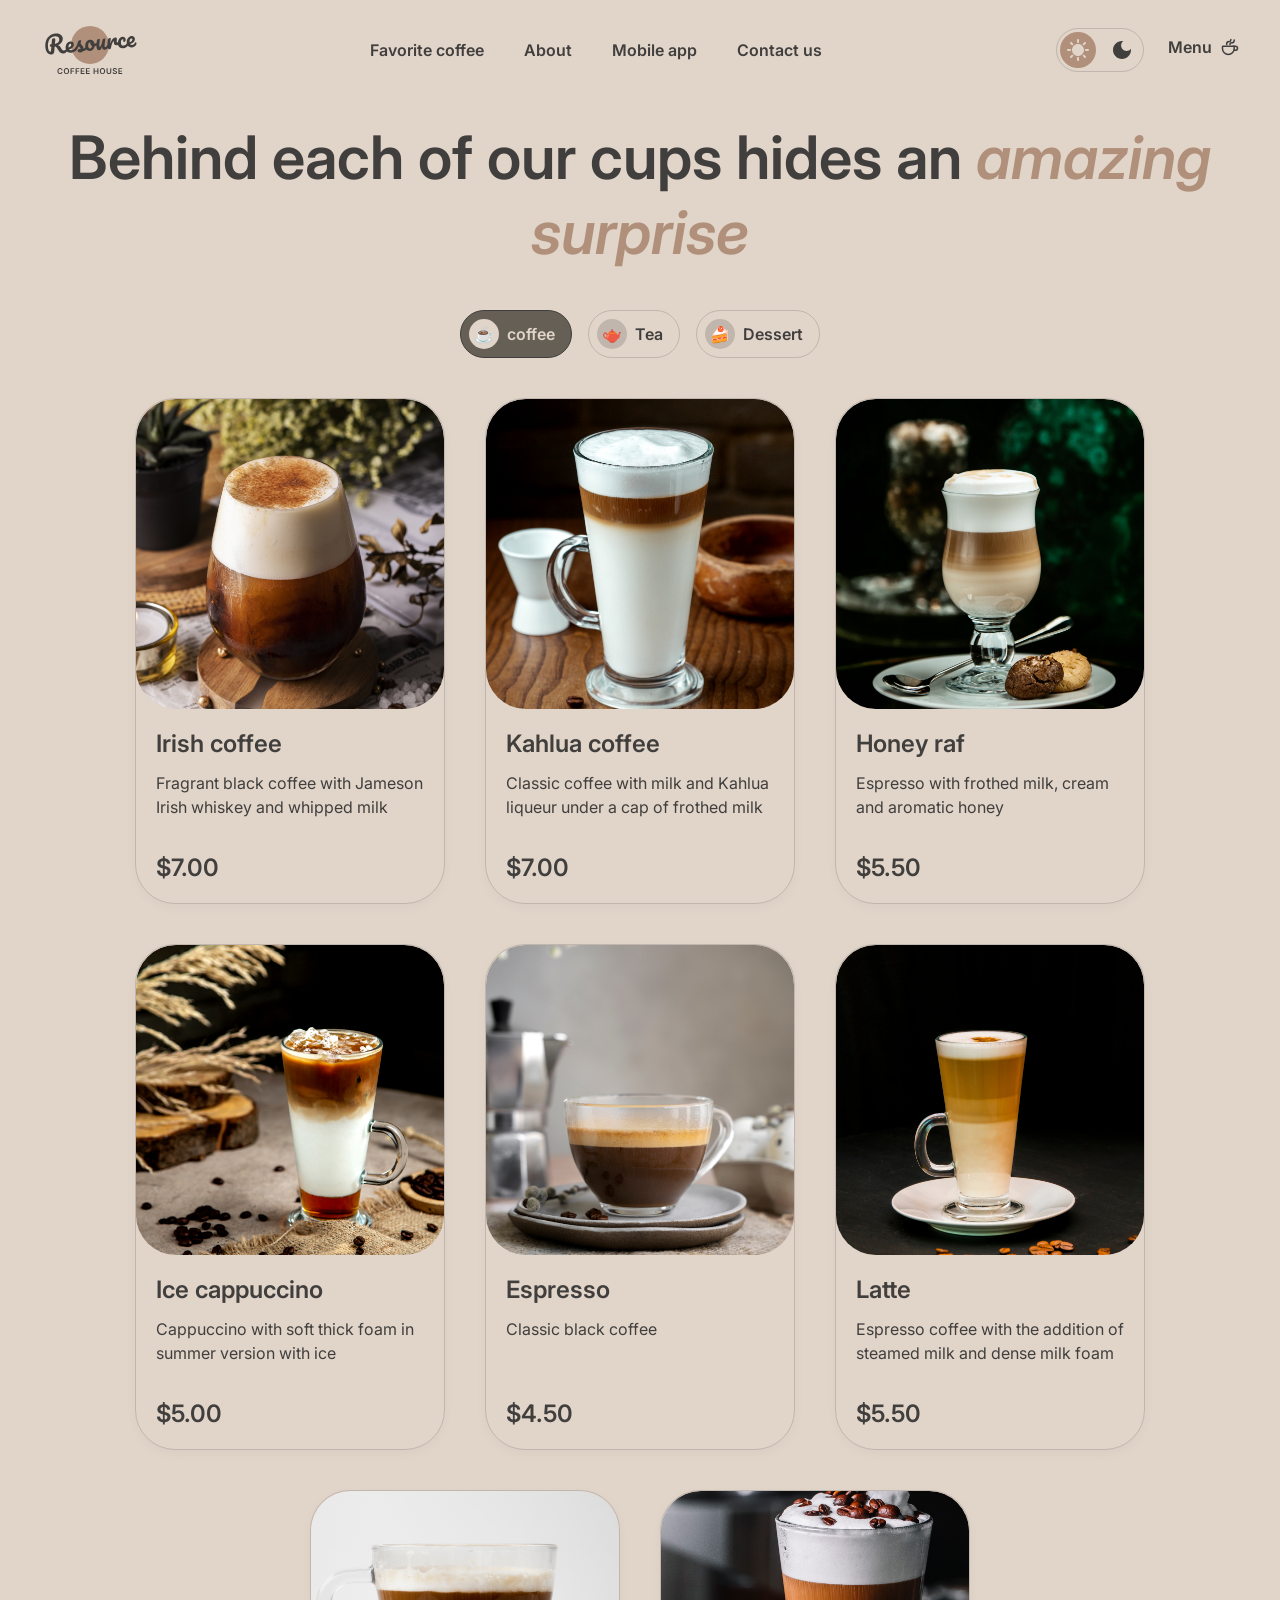
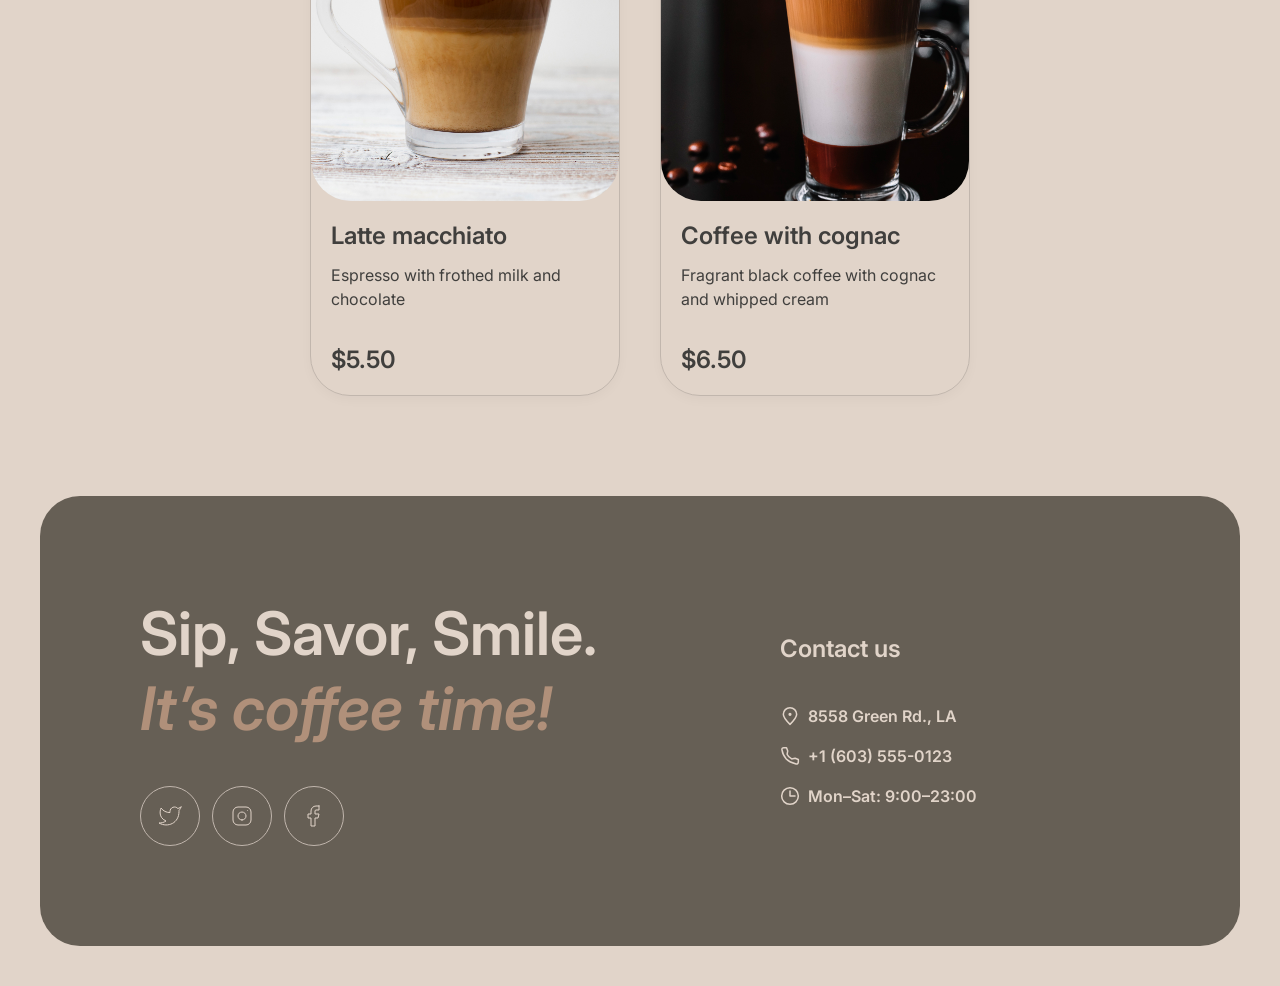
<file: menu.html>
<!doctype html>
<html lang="en">
<head>
    <meta charset="UTF-8">
    <meta name="viewport" content="width=device-width, initial-scale=1">
    <meta http-equiv="X-UA-Compatible" content="ie=edge">
    <link rel="icon" href="./pictures/favicon/favicon.ico" sizes="any">
    <link rel="icon" href="./pictures/favicon/icon.png" type="image/png">
    <link rel="apple-touch-icon" href="./pictures/favicon/apple-touch-icon.png">
    <link rel="manifest" href="./manifest.webmanifest">
    <link rel="stylesheet" href="styles/menu.css">
    <link rel="preconnect" href="https://fonts.googleapis.com">
    <link rel="preconnect" href="https://fonts.gstatic.com" crossorigin>
    <link href="https://fonts.googleapis.com/css2?family=Inter:ital,opsz,wght@0,14..32,100..900;1,14..32,100..900&display=swap" rel="stylesheet">
    <script src="./scripts/toggle-button.js" defer></script>
    <script src="./scripts/burger-menu.js" defer></script>
    <script src="./scripts/catalog.js" type="module"></script>
    <title>Coffee House - Menu</title>
</head>
<body>
    <header class="header">
        <div class="header-container">
        <div class="logo">
            <nav class="logo__nav">
                <a href="index.html" class="logo__link">
                    <img class="logo__img" src="pictures/svg/logo.svg" alt="Coffee House Logo">
                </a>
            </nav>
        </div>
        <nav class="header-container__nav">
            <ul class="navigation-list">
                <li class="navigation-list__item">
                    <a href="index.html#favorite-section" class="navigation-list__link">Favorite coffee</a>
                </li>
                <li class="navigation-list__item">
                    <a href="index.html#about-section" class="navigation-list__link">About</a>
                </li>
                <li class="navigation-list__item">
                    <a href="index.html#mobile-app-section" class="navigation-list__link">Mobile app</a>
                </li>
                <li class="navigation-list__item">
                    <a href="#contact-us" class="navigation-list__link">Contact us</a>
                </li>
            </ul>
        </nav>
        <div class="buttons">
            <button class="toggle-button" id="theme-button" aria-label="Toggle button">
                <span class="toggle-button__item toggle-button__item--sun">
                    <img src="pictures/svg/sun.svg" alt="Sun">
                </span>
                <span class="toggle-button__item toggle-button__item--moon">
                    <img src="pictures/svg/moon.svg" alt="Moon">
                </span>
            </button>
            <div class="burger-button">
                <div class="burger-button__item"></div>
                <div class="burger-button__item"></div>
            </div>
            <nav class="header-container__menu-button">
                <a href="menu.html" class="navigation-list__item navigation-list__link navigation-list__link_icon">
                    <span>Menu</span>
                    <img class="cup-icon__img" src="pictures/svg/coffee-cup.svg" alt="coffee-cup-icon">
                </a>
            </nav>
        </div>
    </div>
        <div class="header-burger-menu">
            <nav class="header-burger-menu__nav">
                <ul class="burger-navigation">
                    <li class="burger-navigation__item">
                        <a href="index.html#favorite-section" class="burger-navigation__link">Favorite coffee</a>
                    </li>
                    <li class="burger-navigation__item">
                        <a href="index.html#about-section" class="burger-navigation__link">About</a>
                    </li>
                    <li class="burger-navigation__item">
                        <a href="index.html#mobile-app-section" class="burger-navigation__link">Mobile app</a>
                    </li>
                    <li class="burger-navigation__item">
                        <a href="#contact-us" class="burger-navigation__link">Contact us</a>
                    </li>
                </ul>
            </nav>
            <a href="./menu.html" class="navigation-list__link_icon burger-menu__button">
                <span>Menu</span>
                <img class="cup-icon__img" src="./pictures/svg/coffee-cup.svg" alt="coffee-cup-icon">
            </a>
        </div>
    </header>
    <main class="main">
        <section class="menu-container">
            <h1 class="menu-container__title">
                Behind each of our cups hides an <i>amazing surprise</i>
            </h1>
            <div class="menu-buttons">
                <div class="tab-button tab-button_active" data-category="coffee">
                    <div class="tab-button__icon">☕</div>
                    <span class="tab-button__text">coffee</span>
                </div>
                <div class="tab-button" data-category="tea">
                    <div class="tab-button__icon">🫖</div>
                    <span class="tab-button__text">Tea</span>
                </div>
                <div class="tab-button" data-category="dessert">
                    <div class="tab-button__icon">🍰</div>
                    <span class="tab-button__text">Dessert</span>
                </div>
            </div>
            <ul class="menu-list"></ul>
            <button class="load-button is-hidden" id="load-more">
                <svg width="24" height="24" viewBox="0 0 24 24" fill="none" xmlns="http://www.w3.org/2000/svg">
                    <path d="M21.8883 13.5C21.1645 18.3113 17.013 22 12 22C6.47715 22 2 17.5228 2 12C2 6.47715 6.47715 2 12 2C16.1006 2 19.6248 4.46819 21.1679 8" stroke="#403F3D" stroke-linecap="round" stroke-linejoin="round"/>
                    <path d="M17 8H21.4C21.7314 8 22 7.73137 22 7.4V3" stroke="#403F3D" stroke-linecap="round" stroke-linejoin="round"/>
                </svg>
            </button>
        </section>
    </main>
    <footer id="contact-us" class="footer">
        <div class="footer-container">
            <div class="footer-content">
                <div class="footer-offer">
                    <h2 class="footer-offer__title">
                        Sip, Savor, Smile.
                        <i>It’s coffee time!</i>
                    </h2>
                    <ul class="footer-links">
                        <li class="footer-links__item">
                            <a href="#" aria-label="Twitter link">
                                <svg class="footer-links__icon" width="24" height="24" viewBox="0 0 24 24" fill="none" xmlns="http://www.w3.org/2000/svg">
                                    <path d="M23 3.01006C23 3.01006 20.9821 4.20217 19.86 4.54006C19.2577 3.84757 18.4573 3.35675 17.567 3.13398C16.6767 2.91122 15.7395 2.96725 14.8821 3.29451C14.0247 3.62177 13.2884 4.20446 12.773 4.96377C12.2575 5.72309 11.9877 6.62239 12 7.54006V8.54006C10.2426 8.58562 8.50127 8.19587 6.93101 7.4055C5.36074 6.61513 4.01032 5.44869 3 4.01006C3 4.01006 -1 13.0101 8 17.0101C5.94053 18.408 3.48716 19.109 1 19.0101C10 24.0101 21 19.0101 21 7.51006C20.9991 7.23151 20.9723 6.95365 20.92 6.68006C21.9406 5.67355 23 3.01006 23 3.01006Z" stroke="#E1D4C9" stroke-linecap="round" stroke-linejoin="round"/>
                                </svg>
                            </a>
                        </li>
                        <li class="footer-links__item">
                            <a href="#" aria-label="Instagram link">
                                <svg class="footer-links__icon" width="24" height="24" viewBox="0 0 24 24" fill="none" xmlns="http://www.w3.org/2000/svg">
                                    <path d="M12 16C14.2091 16 16 14.2091 16 12C16 9.79086 14.2091 8 12 8C9.79086 8 8 9.79086 8 12C8 14.2091 9.79086 16 12 16Z" stroke="#E1D4C9" stroke-linecap="round" stroke-linejoin="round"/>
                                    <path d="M3 16V8C3 5.23858 5.23858 3 8 3H16C18.7614 3 21 5.23858 21 8V16C21 18.7614 18.7614 21 16 21H8C5.23858 21 3 18.7614 3 16Z" stroke="#E1D4C9"/>
                                    <path d="M17.5 6.51L17.51 6.49889" stroke="#E1D4C9" stroke-linecap="round" stroke-linejoin="round"/>
                                </svg>
                            </a>
                        </li>
                        <li class="footer-links__item">
                            <a href="#" aria-label="Facebook link">
                                <svg class="footer-links__icon" width="24" height="24" viewBox="0 0 24 24" fill="none" xmlns="http://www.w3.org/2000/svg">
                                    <path d="M17 2H14C12.6739 2 11.4021 2.52678 10.4645 3.46447C9.52678 4.40215 9 5.67392 9 7V10H6V14H9V22H13V14H16L17 10H13V7C13 6.73478 13.1054 6.48043 13.2929 6.29289C13.4804 6.10536 13.7348 6 14 6H17V2Z" stroke="#E1D4C9" stroke-linecap="round" stroke-linejoin="round"/>
                                </svg>
                            </a>
                        </li>
                    </ul>
                </div>
                <div class="footer-contact-info">
                    <h3>Contact us</h3>
                    <ul class="contact-list">
                        <li class="contact-list__item">
                            <img src="./pictures/svg/location-icon.svg" alt="Location icon">
                            <span>8558 Green Rd., LA</span>
                        </li>
                        <li class="contact-list__item">
                            <img src="./pictures/svg/phone-icon.svg" alt="Phone icon">
                            <span>+1 (603) 555-0123</span>
                        </li>
                        <li class="contact-list__item">
                            <img src="./pictures/svg/clock-icon.svg" alt="Time icon">
                            <span>Mon–Sat: 9:00–23:00</span>
                        </li>
                    </ul>
                </div>
            </div>
        </div>
    </footer>
    <div class="modal-overlay" id="product-modal">
        <div class="modal-window">
            <div class="modal-content" id="modal-content"></div>
        </div>
    </div>
</body>
</html>
</file>
<file: styles/menu.css>
@import "reset.css";
@import "variables.css";

html {
    scroll-behavior: smooth;
}

body {
    background-color: var(--backround-color);
    font-family: "Inter", sans-serif;
    font-optical-sizing: auto;
    transition: background-color 0.3s ease;
}

body.lock-scroll {
    overflow: hidden;
}

.modal-overlay {
    position: fixed;
    top: 0;
    left: 0;
    width: 100%;
    height: 100%;
    z-index: 10000;
    background-color: rgba(64, 63, 61, 0.8);
    opacity: 0;
    pointer-events: none;
    transition: opacity 0.3s ease;
    display: flex;
    justify-content: center;
    align-items: center;
}

.modal-overlay.is-open {
    opacity: 1;
    pointer-events: auto;
}

.modal-window {
    background-color: var(--modal-window);
    max-width: 800px;
    border-radius: 40px;
    padding: 16px;
    position: relative;
    display: flex;
    flex-direction: column;
    box-shadow: 0 4px 40px rgba(0, 0, 0, 0.2);
}

.header {
    padding: 20px 16px;
}

.header-title {
    position: relative;
    background-image: url('../pictures/png/header-image.png');
    background-position: center;
    background-repeat: no-repeat;
    background-size: cover;
    min-height: 552px;
    margin-top: 20px;
    padding: 60px 16px;
    border-radius: 40px;
}

.header-title__heading {
    font-size: 42px;
    font-weight: 600;
    line-height: 114%;
    color: #E1D4C9;
}

.header-title__text {
    font-size: 16px;
    font-weight: 400;
    line-height: 1.5;
    color: #E1D4C9;
    text-align: left;
}

.header-title__text br {
    display: none;
}

.header-title__heading > i {
    color: var(--header-text-color-italic);
}

.header-title__container {
    max-width: 100%;
    display: flex;
    flex-direction: column;
    row-gap: 40px;
}

.header-container {
    display: flex;
    align-items: center;
    justify-content: space-between;
}

.header-title__button {
    width: 200px;
    display: inline-flex;
    align-items: center;
    justify-content: center;
    gap: 8px;
    padding: 20px 64px;
    border-radius: 100px;
    background-color: var(--header-text-color);
    color: var(--navigation-item-color);
    transition: background-color 0.3s ease;
}

#cup-icon-button {
    display: block;
    width: 20px;
    height: 20px;
    transition: width 0.3s ease, opacity 0.3s ease, transform 0.3s ease;
}

.header-title__button > span {
    font-size: 16px;
    font-weight: 600;
    line-height: 1.5;
}

.header-container__nav {
    display: none;
}

.buttons {
    display: flex;
    justify-content: space-between;
    align-items: center;
    gap: 12px;
}

.toggle-button {
    display: inline-flex;
    align-items: center;
    gap: 8px;
    padding: 3px;
    background-color: transparent;
    border: 1px solid var(--color-silk);
    border-radius: 100px;
    transition: background-color 0.3s ease;
}

.toggle-button__item {
    display: flex;
    align-items: center;
    justify-content: center;
    width: 36px;
    height: 36px;
    border-radius: 50px;
    transition: background-color 0.3s ease, filter 0.3s ease;
}

.toggle-button__item--sun {
    background-color: var(--sun-button-color);
}

.toggle-button__item--moon {
    background-color: var(--moon-button-color);
}

.dark-theme .toggle-button__item--moon img {
    filter: invert(93%) sepia(6%) saturate(351%) hue-rotate(334deg) brightness(96%) contrast(85%);
}

.header-container__menu-button {
    display: none;
}

.burger-button {
    display: flex;
    flex-direction: column;
    justify-content: center;
    align-items: center;
    width: 44px;
    height: 44px;
    border: 1px solid var(--color-bright-green);
    border-radius: 50%;
    gap: 8px;
    z-index: 100;
    transition: all 0.3s ease;
}

.burger-button.is-active .burger-button__item:first-child {
    transform: translateY(5px) rotate(45deg);
}

.burger-button.is-active .burger-button__item:last-child {
    transform: translateY(-5px) rotate(-45deg);
}

.burger-button__item {
    width: 16px;
    border: 1px solid var(--color-tuatara);
}

.header-burger-menu {
    position: fixed;
    top: 100px;
    right: 0;
    width: 100%;
    height: calc(100% - 100px);
    background-color: var(--backround-color);
    z-index: 90;
    padding: 60px 16px;
    display: flex;
    flex-direction: column;
    align-items: center;
    gap: 100px;
    transform: translateX(100%);
    transition: transform 0.5s cubic-bezier(0.4, 0, 0.2, 1);
}

.header-burger-menu.is-active {
    transform: translateX(0);
}

.burger-navigation {
    display: flex;
    flex-direction: column;
    align-items: center;
    gap: 60px;
    padding: 0;
}

.burger-navigation__link {
    font-size: 32px;
    font-weight: 600;
    line-height: 1.25;
    color: var(--color-tuatara);
    text-decoration: none;
}

.burger-menu__button {
    display: inline-flex;
    align-items: center;
    gap: 16px;
    font-size: 32px;
    font-weight: 600;
    color: var(--color-tuatara);
    text-decoration: none;
}

.burger-menu__button .cup-icon__img {
    width: 40px;
    height: 40px;
}

.main {
    padding: 20px 16px 100px;
}

.menu-container {
    display: flex;
    flex-direction: column;
    row-gap: 40px;
}

.menu-container__title {
    font-size: 32px;
    font-weight: 600;
    line-height: 1.25;
    text-align: center;
    color: var(--color-tuatara);
}

.menu-container__title i {
    color: #B0907A;
}

.menu-buttons {
    display: flex;
    align-items: center;
    justify-content: center;
    column-gap: 16px;
}

.tab-button {
    padding: 8px;
    border: 1px solid var(--color-silk);
    background-color: transparent;
    border-radius: 100px;
    display: flex;
    align-items: center;
    column-gap: 8px;
    cursor: pointer;
    transition: background-color 0.3s ease;
}

.tab-button:hover {
    background-color: var(--button-app-color);
    transition: background-color 0.3s ease;
}

.tab-button__icon {
    width: 30px;
    height: 30px;
    background-color: var(--color-silk);
    border-radius: 50%;
    display: flex;
    justify-content: center;
    align-items: center;
    transition: background-color 0.3s ease;
}

.tab-button__text {
    font-size: 16px;
    font-weight: 600;
    line-height: 1.5;
    color: var(--color-tuatara);
    padding-right: 8px;
    transition: color 0.3s ease;
}

.tab-button.tab-button_active {
    background-color: var(--button-app-color);
    border-color: var(--color-tuatara);
}

.tab-button.tab-button_active .tab-button__icon {
    background-color: var(--header-text-color);
}

.tab-button.tab-button_active .tab-button__text {
    color: #E1D4C9;
}

.dark-theme .tab-button.tab-button_active {
    border-color: transparent;
}

.menu-list {
    display: flex;
    flex-direction: column;
    align-items: center;
    width: 100%;
    gap: 40px;
    margin: 0 auto;
}

.menu-list .js-card:nth-child(n+5) {
    display: none;
}

.menu-list .menu-list__item.is-visible {
    display: flex !important;
}

.menu-list__item {
    position: relative;
    display: flex;
    flex-direction: column;
    width: 100%;
    max-width: 310px;
    border: 1px solid var(--color-silk);
    border-radius: 40px;
    overflow: hidden;
    height: 506px;

    box-shadow: 0 4px 12px rgba(0, 0, 0, 0.03);
    transition: transform 0.4s cubic-bezier(0.25, 1, 0.5, 1),
                box-shadow 0.4s ease,
                border-color 0.3s ease;
}

.menu-list__image-box {
    width: 100%;
    height: 310px;
    overflow: hidden;
    border-radius: 40px;
}

.menu-list__img {
    width: 100%;
    height: 100%;
    object-fit: cover;
    transform: scale(1.1);
    transition: transform 0.3s ease;
}

.menu-list-content {
    padding: 20px;
    display: flex;
    flex-direction: column;
    row-gap: 12px;
    flex-grow: 1;
}

.menu-list-content__price {
    position: absolute;
    bottom: 20px;
}

.menu-list-content__title, .menu-list-content__price {
    font-size: 24px;
    font-weight: 600;
    line-height: 1.25;
    color: var(--color-tuatara);
    transition: color 0.3s ease;
}

.menu-list-content__description {
    font-size: 16px;
    font-weight: 400;
    line-height: 1.5;
    color: var(--color-tuatara);
    transition: color 0.3s ease;
}

.load-button {
    display: flex;
    align-items: center;
    justify-content: center;
    width: 60px;
    height: 60px;
    margin:  0 auto;
    background-color: transparent;
    border: 1px solid var(--color-silk);
    border-radius: 50%;
    cursor: pointer;
    transition: all 0.3s ease;
}

.load-button.is-hidden {
    display: none !important;
}

.footer {
    position: relative;
    padding-bottom: 40px;
    padding-left: 40px;
    padding-right: 40px;
}

.footer-container {
    width: 100%;
    background-color: var(--footer-bf-color);
    padding: 60px 16px;
    border-radius: 40px;
}

.footer-content {
    display: flex;
    flex-direction: column;
    row-gap: 40px;
}

.footer-offer {
    display: flex;
    flex-direction: column;
    row-gap: 40px;
}

.footer-offer__title {
    font-size: 32px;
    font-weight: 600;
    line-height: 1.25;
    color: #E1D4C9;
}

.footer-offer__title > i {
    color: #B0907A;
}

.footer-links {
    display: flex;
    align-items: center;
    column-gap: 12px;
}

.footer-links__item {
    position: relative;
    width: 60px;
    height: 60px;
    border-radius: 50%;
    border: 1px solid var(--link-button-border-color);
    background-color: transparent;
    transition: background-color 0.3s ease;
}

.footer-links__item:hover {
    background-color: var(--hover-button-color);
    border: 1px solid transparent;
    transition: all .3s ease;
}

.footer-links__item a {
    width: 100%;
    height: 100%;
    display: flex;
    align-items: center;
    justify-content: center;
}

.footer-contact-info {
    display: flex;
    flex-direction: column;
    row-gap: 40px;
}

.contact-list {
    display: flex;
    flex-direction: column;
    row-gap: 16px;
}

.footer-contact-info h3 {
    font-size: 24px;
    font-weight: 600;
    line-height: 1.25;
    color: #E1D4C9;
}

.contact-list__item {
    display: flex;
    align-items: center;
    gap: 8px;
    cursor: pointer;
}

.contact-list__item span {
    font-size: 16px;
    font-weight: 600;
    line-height: 1.5;
    color: #E1D4C9;
}

.modal-content {
    display: flex;
    flex-direction: column;
    width: 100%;
    max-width: 342px;
}

.product-image {
    display: none;
}

.product {
    display: flex;
    flex-direction: column;
    row-gap: 20px;
}

.product__title {
    display: flex;
    flex-direction: column;
    row-gap: 12px;
}

.product__name {
    font-size: 24px;
    font-weight: 600;
    line-height: 1.25;
    color: var(--navigation-item-color);
}

.product__description {
    font-size: 16px;
    font-weight: 400;
    line-height: 1.5;
    color: var(--navigation-item-color);
}

.product__form {
    display: flex;
    flex-direction: column;
    row-gap: 20px;
}

.product-section {
    display: flex;
    flex-direction: column;
    row-gap: 8px;
}

.product-options {
    display: flex;
    flex-wrap: wrap;
    gap: 8px;
}

.option-button {
    display: inline-flex;
    align-items: center;
    padding: 8px 16px 8px 8px;
    border: 1px solid var(--color-silk);
    border-radius: 100px;
    cursor: pointer;
    column-gap: 8px;
    transition: all 0.3s ease;
    position: relative;
}

.option-button input {
    position: absolute;
    opacity: 0;
    width: 0;
    height: 0;
}

.option-button__icon {
    display: flex;
    align-items: center;
    justify-content: center;
    width: 30px;
    height: 30px;
    background-color: var(--color-silk);
    border-radius: 50%;
    font-size: 16px;
    font-weight: 600;
    color: var(--color-tuatara);
    transition: background-color 0.3s ease;
}

.option-button__text {
    font-size: 16px;
    font-weight: 600;
    color: var(--color-tuatara);
}

.option-button:has(input:checked) {
    background-color: var(--mode-button-backgroud);
    border-color: var(--sun-button-color);
}

.option-button:has(input:checked) .option-button__text {
    color: #E1D4C9;
}

.option-button:has(input:checked) .option-button__icon {
    background-color: var(--icon-button-backgroud);
}

.product__total {
    display: flex;
    justify-content: space-between;
    align-items: center;
    font-size: 24px;
    font-weight: 600;
    line-height: 1.25;
    color: var(--color-tuatara);
}

.product-info {
    border-top: 1px solid var(--color-silk);
    padding: 12px 0;
    display: flex;
    align-items: flex-start;
    column-gap: 8px;
}

.product-info__text {
    font-size: 10px;
    font-weight: 600;
    line-height: 1.4;
    color: var(--navigation-item-color);
}

.close-button {
    padding: 10px 0;
    border: 1px solid var(--navigation-item-color);
    border-radius: 100px;
    color: var(--navigation-item-color);
    font-size: 16px;
    font-weight: 600;
    line-height: 1.5;
}

@media screen and (min-width: 768px) {
    .header {
        padding: 20px 40px;
    }

    .header-title {
        min-height: 724px;
        padding: 100px 60px;
    }

    .header-title__heading {
        font-size: 72px;
    }

    .header-title__text {
        text-align: justify;
    }

    .header-title__text br {
        display: inline-block;
    }

    .main {
        padding: 20px 40px 100px;
    }

    .menu-container__title {
        font-size: 60px;
    }

    .menu-list {
        flex-direction: row;
        flex-wrap: wrap;
        justify-content: center;
        align-items: flex-start;
        gap: 40px;
        max-width: 736px;
    }

    .menu-list__item {
        width: calc(50% - 40px);
        max-width: 310px;
    }

    .footer-container {
        padding: 100px 60px;
    }

    .footer-offer__title {
        font-size: 60px;
        max-width: 540px;
        width: 100%;
    }

    .modal-content {
        flex-direction: row;
        column-gap: 20px;
        max-width: 712px;
    }

    .product-image {
        display: block;
        width: 340px;
        height: 340px;
        object-fit: cover;
        border-radius: 40px;
        flex-shrink: 0;
    }

    .product {
        flex-grow: 1;
    }

    @media (hover: hover) {}
}

@media screen and (min-width: 1024px) {
    .header-container {
        display: grid;
        grid-template-columns: minmax(100px, 388px) minmax(456px,788px) auto;
    }

    .header-title {
        min-height: 644px;
        padding: 100px 100px;
    }

    .header-container__nav {
        display: block;
    }

    .navigation-list {
        display: flex;
        align-items: center;
        gap: 40px;
    }

    .navigation-list__item {
        font-size: 16px;
        font-weight: 600;
        line-height: 1.5;
    }

    .navigation-list__link {
        color: var(--navigation-item-color);
        text-decoration: none;
        transition: all 0.3s ease;
        position: relative;
        padding-bottom: 6px;
    }

    .navigation-list__link_icon {
        display: inline-flex;
        align-items: center;
        gap: 8px;
    }

    .navigation-list__link::after {
        content: "";
        position: absolute;
        left: 0;
        bottom: 0;
        width: 100%;
        height: 2px;
        background-color: var(--color-bright-green);
        opacity: 0;
        transform: scaleX(0);
        transition: transform 0.3s ease, opacity 0.3s ease;
    }

    .burger-button,
    .header-burger-menu {
        display: none;
        pointer-events: none;
    }

    .buttons {
        gap: 24px;
    }

    .header-container__menu-button {
        display: block;
        cursor: pointer;
    }

    .header-title__button #cup-icon-button {
        width: 0;
        opacity: 0;
        transform: scale(0);
    }

    .menu-list {
        justify-content: center;
        max-width: 1360px;
    }

    .menu-list__item {
        width: calc(50% - 40px);
        max-width: 310px;
    }

    .menu-list .menu-list__item:nth-child(n+5) {
        display: flex;
    }

    .menu-list .menu-list__item.is-visible {
        display: none !important;
    }

    .load-button {
        display: none;
    }

    .footer-container {
        padding: 100px;
    }

    .footer-content {
        flex-direction: row;
        align-items: center;
        column-gap: 100px;
    }

    .product-image {
        width: 310px;
        height: 310px;
    }

    @media (hover: hover) {
        .header-title__button:hover #cup-icon-button {
            width: 20px;
            opacity: 1;
            transform: scale(1);
            margin-left: 8px;
        }

    }
}

@media (hover: hover) {
    .toggle-button:hover .toggle-button__item--moon {
        background-color: var(--color-bright-green);
    }
    .toggle-button:hover .toggle-button__item--moon img{
        filter: invert(93%) sepia(6%) saturate(351%) hue-rotate(334deg) brightness(96%) contrast(85%);
    }

    .dark-theme .toggle-button:hover .toggle-button__item--moon {
        background-color: var(--moon-button-color);
    }

    .dark-theme .toggle-button:hover .toggle-button__item--sun {
        background: #403F3D;
    }

    .navigation-list__link:hover::after {
        opacity: 1;
        transform: scaleX(1);
    }

    .footer-links__item:hover .footer-links__icon path{
        stroke: var(--hover-stroke-color);
    }

    .tab-button:hover .tab-button__icon {
        background-color: var(--header-text-color);
        transition: background-color 0.3s ease;
    }

    .tab-button:hover .tab-button__text {
        color: #E1D4C9;
        transition: color 0.3s ease;
    }

    .menu-list__item:hover {
        transform: translateY(-8px);
        box-shadow: 0 12px 28px rgba(41, 40, 38, 0.12);
        border-color: var(--color-bright-green);
        cursor: pointer;
    }

    .menu-list__item:hover .menu-list__img {
        transform: scale(1);
    }

    .dark-theme .menu-list__item:hover {
        box-shadow: 0 12px 28px rgba(0, 0, 0, 0.4);
    }
}
</file>
